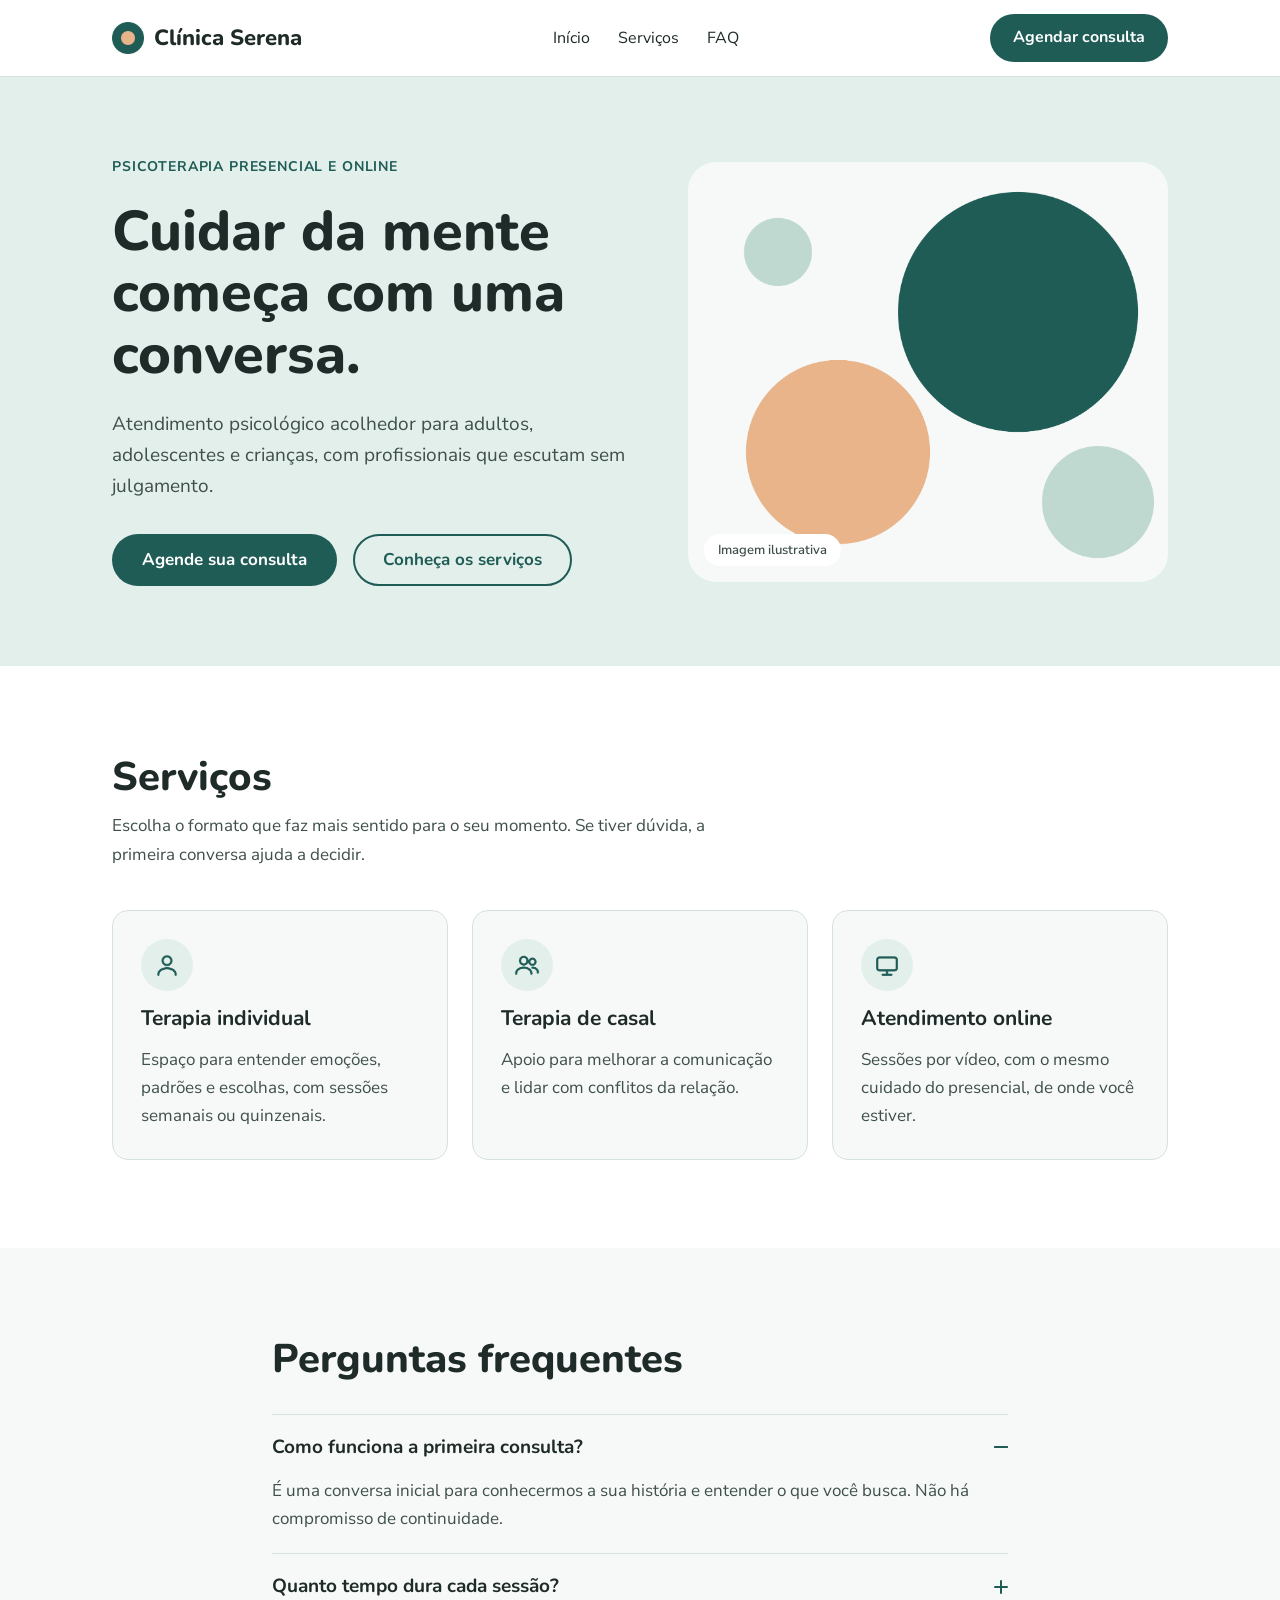
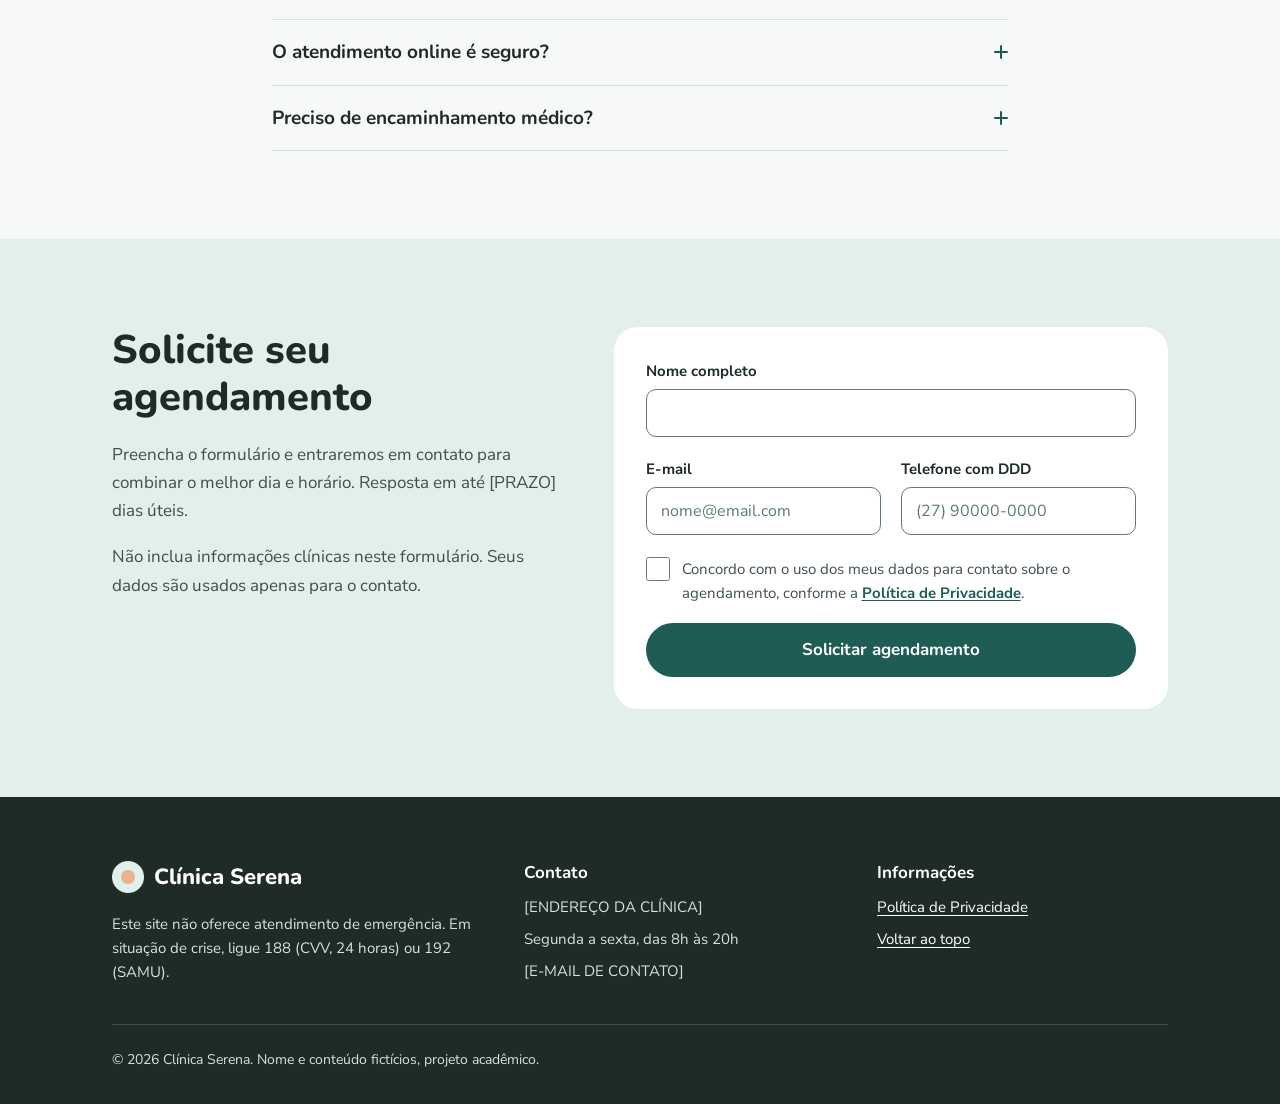
<file: index.html>
<!DOCTYPE html>
<html lang="pt-BR">
<head>
  <meta charset="UTF-8">
  <meta name="viewport" content="width=device-width, initial-scale=1">
  <title>Clínica Serena | Psicoterapia presencial e online</title>
  <meta name="description" content="Clínica Serena (fictícia): atendimento psicológico acolhedor, presencial e online, para adultos, adolescentes e crianças.">
  <meta name="theme-color" content="#1F5C56">
  <link rel="icon" href="img/logo-icone.png" type="image/png">

  <link rel="preconnect" href="https://fonts.googleapis.com">
  <link rel="preconnect" href="https://fonts.gstatic.com" crossorigin>
  <link rel="stylesheet" href="https://fonts.googleapis.com/css2?family=Nunito:wght@600;700;800&amp;family=Nunito+Sans:wght@400;600;700&amp;display=swap">
  <link rel="stylesheet" href="css/style.css">
  <script src="js/script.js" defer></script>
</head>
<body>
  <a class="skip-link" href="#conteudo">Pular para o conteúdo</a>

  <!-- SEÇÃO 1: cabeçalho -->
  <header class="site-header">
    <div class="container header-inner">
      <a class="brand" href="#inicio">
        <img class="brand-logo" src="img/logo-icone.png" alt="" width="32" height="32">
        <span class="brand-name">Clínica Serena</span>
      </a>

      <button class="menu-toggle" type="button" aria-expanded="false" aria-controls="menu-principal" aria-label="Menu">
        <img src="img/icone-menu.png" alt="" width="28" height="28">
      </button>

      <nav class="site-nav" id="menu-principal" aria-label="Navegação principal">
        <ul class="nav-list">
          <li><a class="nav-link" href="#inicio">Início</a></li>
          <li><a class="nav-link" href="#servicos">Serviços</a></li>
          <li><a class="nav-link" href="#faq">FAQ</a></li>
        </ul>
        <a class="btn btn-primary btn-header" href="#agendamento">Agendar consulta</a>
      </nav>
    </div>
  </header>

  <main id="conteudo">
    <!-- SEÇÃO 2: hero -->
    <section class="hero" id="inicio" aria-labelledby="hero-titulo">
      <div class="container hero-inner">
        <div class="hero-text">
          <p class="eyebrow">Psicoterapia presencial e online</p>
          <h1 id="hero-titulo">Cuidar da mente começa com uma conversa.</h1>
          <p class="hero-lead">Atendimento psicológico acolhedor para adultos, adolescentes e crianças, com profissionais que escutam sem julgamento.</p>
          <div class="hero-actions">
            <a class="btn btn-primary" href="#agendamento">Agende sua consulta</a>
            <a class="btn btn-outline" href="#servicos">Conheça os serviços</a>
          </div>
        </div>

        <div class="hero-media">
          <picture>
            <source media="(min-width: 769px)" srcset="img/hero-desktop.png" width="480" height="420">
            <img class="hero-image" src="img/hero-mobile.png" alt="" width="350" height="240" fetchpriority="high">
          </picture>
          <span class="hero-badge" aria-hidden="true">Imagem ilustrativa</span>
        </div>
      </div>
    </section>

    <!-- SEÇÃO 3: serviços -->
    <section class="section services" id="servicos" aria-labelledby="servicos-titulo">
      <div class="container">
        <div class="section-header">
          <h2 id="servicos-titulo">Serviços</h2>
          <p>Escolha o formato que faz mais sentido para o seu momento. Se tiver dúvida, a primeira conversa ajuda a decidir.</p>
        </div>

        <ul class="services-grid">
          <li class="service-card">
            <span class="service-icon">
              <img src="img/icone-individual.png" alt="" width="26" height="26" loading="lazy">
            </span>
            <h3>Terapia individual</h3>
            <p>Espaço para entender emoções, padrões e escolhas, com sessões semanais ou quinzenais.</p>
          </li>
          <li class="service-card">
            <span class="service-icon">
              <img src="img/icone-casal.png" alt="" width="26" height="26" loading="lazy">
            </span>
            <h3>Terapia de casal</h3>
            <p>Apoio para melhorar a comunicação e lidar com conflitos da relação.</p>
          </li>
          <li class="service-card">
            <span class="service-icon">
              <img src="img/icone-online.png" alt="" width="26" height="26" loading="lazy">
            </span>
            <h3>Atendimento online</h3>
            <p>Sessões por vídeo, com o mesmo cuidado do presencial, de onde você estiver.</p>
          </li>
        </ul>
      </div>
    </section>

    <!-- SEÇÃO 4: perguntas frequentes -->
    <section class="section faq" id="faq" aria-labelledby="faq-titulo">
      <div class="container container-narrow">
        <h2 id="faq-titulo">Perguntas frequentes</h2>

        <div class="accordion">
          <div class="accordion-item">
            <h3 class="accordion-heading">
              <button class="accordion-trigger" type="button" id="faq-pergunta-1" aria-expanded="true" aria-controls="faq-resposta-1">
                <span>Como funciona a primeira consulta?</span>
                <span class="accordion-icon" aria-hidden="true"></span>
              </button>
            </h3>
            <div class="accordion-panel" id="faq-resposta-1" role="region" aria-labelledby="faq-pergunta-1">
              <p>É uma conversa inicial para conhecermos a sua história e entender o que você busca. Não há compromisso de continuidade.</p>
            </div>
          </div>

          <div class="accordion-item">
            <h3 class="accordion-heading">
              <button class="accordion-trigger" type="button" id="faq-pergunta-2" aria-expanded="false" aria-controls="faq-resposta-2">
                <span>Quanto tempo dura cada sessão?</span>
                <span class="accordion-icon" aria-hidden="true"></span>
              </button>
            </h3>
            <div class="accordion-panel" id="faq-resposta-2" role="region" aria-labelledby="faq-pergunta-2" hidden>
              <p>Cada sessão dura cerca de 50 minutos. A frequência costuma ser semanal ou quinzenal e é combinada com o profissional de acordo com o seu momento.</p>
            </div>
          </div>

          <div class="accordion-item">
            <h3 class="accordion-heading">
              <button class="accordion-trigger" type="button" id="faq-pergunta-3" aria-expanded="false" aria-controls="faq-resposta-3">
                <span>O atendimento online é seguro?</span>
                <span class="accordion-icon" aria-hidden="true"></span>
              </button>
            </h3>
            <div class="accordion-panel" id="faq-resposta-3" role="region" aria-labelledby="faq-pergunta-3" hidden>
              <p>As sessões acontecem por uma plataforma de vídeo com acesso restrito e seguem o mesmo sigilo profissional do presencial. Recomendamos um local reservado e uma conexão estável.</p>
            </div>
          </div>

          <div class="accordion-item">
            <h3 class="accordion-heading">
              <button class="accordion-trigger" type="button" id="faq-pergunta-4" aria-expanded="false" aria-controls="faq-resposta-4">
                <span>Preciso de encaminhamento médico?</span>
                <span class="accordion-icon" aria-hidden="true"></span>
              </button>
            </h3>
            <div class="accordion-panel" id="faq-resposta-4" role="region" aria-labelledby="faq-pergunta-4" hidden>
              <p>Não. Você pode agendar diretamente com a clínica. Se já faz acompanhamento médico, pode comentar isso com o profissional durante a primeira conversa, se quiser.</p>
            </div>
          </div>
        </div>
      </div>
    </section>

    <!-- SEÇÃO 5: agendamento -->
    <section class="section booking" id="agendamento" aria-labelledby="agendamento-titulo">
      <div class="container booking-inner">
        <div class="booking-text">
          <h2 id="agendamento-titulo">Solicite seu agendamento</h2>
          <p>Preencha o formulário e entraremos em contato para combinar o melhor dia e horário. Resposta em até [PRAZO] dias úteis.</p>
          <p>Não inclua informações clínicas neste formulário. Seus dados são usados apenas para o contato.</p>
        </div>

        <div class="booking-card">
          <form class="booking-form" id="form-agendamento" novalidate>
            <div class="form-field">
              <label for="nome">Nome completo</label>
              <input type="text" id="nome" name="nome" autocomplete="name" maxlength="100" required aria-describedby="nome-erro">
              <p class="field-error" id="nome-erro"></p>
            </div>

            <div class="form-row">
              <div class="form-field">
                <label for="email">E-mail</label>
                <input type="email" id="email" name="email" autocomplete="email" maxlength="254" placeholder="nome@email.com" required aria-describedby="email-erro">
                <p class="field-error" id="email-erro"></p>
              </div>

              <div class="form-field">
                <label for="telefone">Telefone com DDD</label>
                <input type="tel" id="telefone" name="telefone" autocomplete="tel" maxlength="20" placeholder="(27) 90000-0000" required aria-describedby="telefone-erro">
                <p class="field-error" id="telefone-erro"></p>
              </div>
            </div>

            <div class="form-consent">
              <input type="checkbox" id="consentimento" name="consentimento" required aria-describedby="consentimento-erro">
              <label for="consentimento">Concordo com o uso dos meus dados para contato sobre o agendamento, conforme a <a href="politica-privacidade.html" target="_blank" rel="noopener">Política de Privacidade<span class="visually-hidden"> (abre em nova aba)</span></a>.</label>
              <p class="field-error" id="consentimento-erro"></p>
            </div>

            <button class="btn btn-primary btn-block" type="submit">Solicitar agendamento</button>

            <p class="form-feedback" id="form-feedback" role="status" tabindex="-1" hidden></p>
          </form>
        </div>
      </div>
    </section>
  </main>

  <!-- SEÇÃO 6: rodapé -->
  <footer class="site-footer">
    <div class="container">
      <div class="footer-grid">
        <div class="footer-brand">
          <p class="brand brand-light">
            <img class="brand-logo" src="img/logo-icone-claro.png" alt="" width="32" height="32" loading="lazy">
            <span class="brand-name">Clínica Serena</span>
          </p>
          <p class="footer-notice">Este site não oferece atendimento de emergência. Em situação de crise, ligue 188 (CVV, 24 horas) ou 192 (SAMU).</p>
        </div>

        <div class="footer-col">
          <h2 class="footer-title">Contato</h2>
          <ul class="footer-list">
            <li>[ENDEREÇO DA CLÍNICA]</li>
            <li>Segunda a sexta, das 8h às 20h</li>
            <li>[E-MAIL DE CONTATO]</li>
          </ul>
        </div>

        <div class="footer-col">
          <h2 class="footer-title">Informações</h2>
          <ul class="footer-list">
            <li><a href="politica-privacidade.html">Política de Privacidade</a></li>
            <li><a href="#inicio">Voltar ao topo</a></li>
          </ul>
        </div>
      </div>

      <p class="footer-bottom">© 2026 Clínica Serena. Nome e conteúdo fictícios, projeto acadêmico.</p>
    </div>
  </footer>
</body>
</html>
</file>
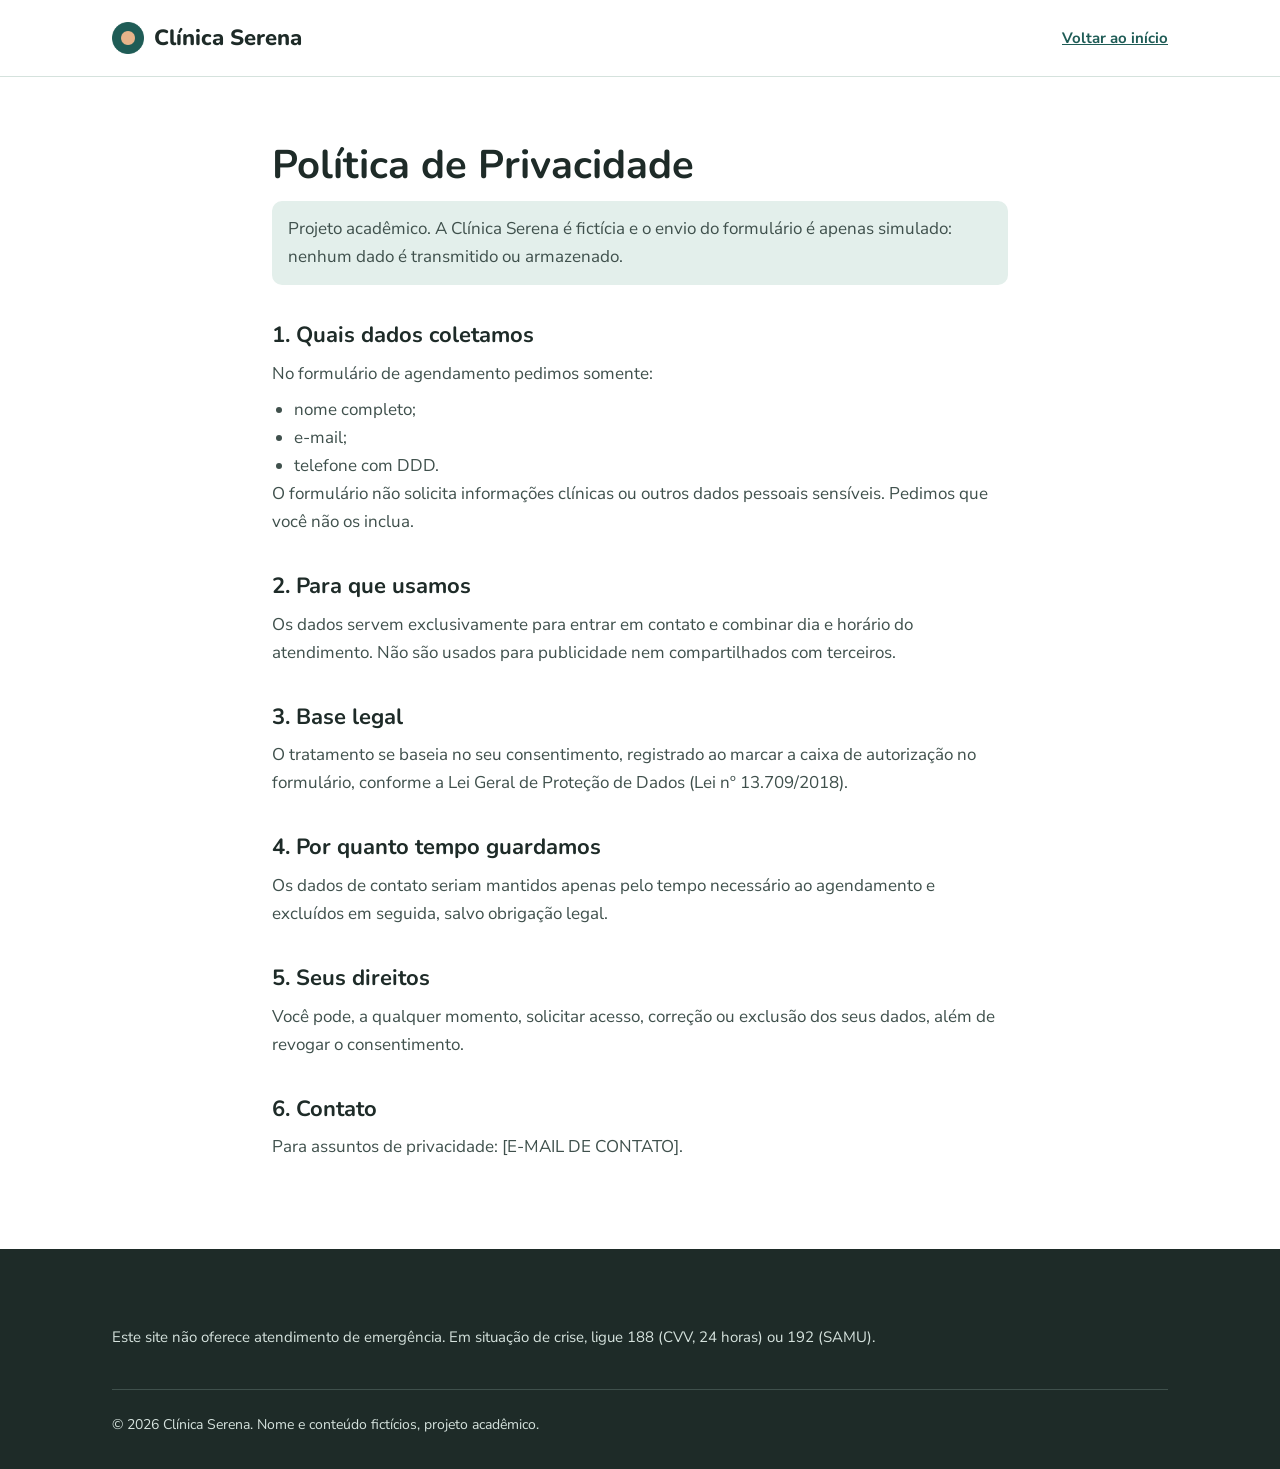
<file: politica-privacidade.html>
<!DOCTYPE html>
<html lang="pt-BR">
<head>
  <meta charset="UTF-8">
  <meta name="viewport" content="width=device-width, initial-scale=1">
  <title>Política de Privacidade | Clínica Serena</title>
  <meta name="description" content="Política de Privacidade da Clínica Serena, clínica fictícia criada para um projeto acadêmico.">
  <meta name="theme-color" content="#1F5C56">
  <link rel="icon" href="img/logo-icone.png" type="image/png">

  <link rel="preconnect" href="https://fonts.googleapis.com">
  <link rel="preconnect" href="https://fonts.gstatic.com" crossorigin>
  <link rel="stylesheet" href="https://fonts.googleapis.com/css2?family=Nunito:wght@600;700;800&amp;family=Nunito+Sans:wght@400;600;700&amp;display=swap">
  <link rel="stylesheet" href="css/style.css">
</head>
<body>
  <a class="skip-link" href="#conteudo">Pular para o conteúdo</a>

  <header class="site-header">
    <div class="container header-inner">
      <a class="brand" href="index.html">
        <img class="brand-logo" src="img/logo-icone.png" alt="" width="32" height="32">
        <span class="brand-name">Clínica Serena</span>
      </a>
      <a class="header-back" href="index.html">Voltar ao início</a>
    </div>
  </header>

  <main id="conteudo" class="legal">
    <div class="container container-narrow">
      <h1>Política de Privacidade</h1>
      <p class="legal-note">Projeto acadêmico. A Clínica Serena é fictícia e o envio do formulário é apenas simulado: nenhum dado é transmitido ou armazenado.</p>

      <h2>1. Quais dados coletamos</h2>
      <p>No formulário de agendamento pedimos somente:</p>
      <ul>
        <li>nome completo;</li>
        <li>e-mail;</li>
        <li>telefone com DDD.</li>
      </ul>
      <p>O formulário não solicita informações clínicas ou outros dados pessoais sensíveis. Pedimos que você não os inclua.</p>

      <h2>2. Para que usamos</h2>
      <p>Os dados servem exclusivamente para entrar em contato e combinar dia e horário do atendimento. Não são usados para publicidade nem compartilhados com terceiros.</p>

      <h2>3. Base legal</h2>
      <p>O tratamento se baseia no seu consentimento, registrado ao marcar a caixa de autorização no formulário, conforme a Lei Geral de Proteção de Dados (Lei nº 13.709/2018).</p>

      <h2>4. Por quanto tempo guardamos</h2>
      <p>Os dados de contato seriam mantidos apenas pelo tempo necessário ao agendamento e excluídos em seguida, salvo obrigação legal.</p>

      <h2>5. Seus direitos</h2>
      <p>Você pode, a qualquer momento, solicitar acesso, correção ou exclusão dos seus dados, além de revogar o consentimento.</p>

      <h2>6. Contato</h2>
      <p>Para assuntos de privacidade: [E-MAIL DE CONTATO].</p>
    </div>
  </main>

  <footer class="site-footer">
    <div class="container">
      <p class="footer-notice">Este site não oferece atendimento de emergência. Em situação de crise, ligue 188 (CVV, 24 horas) ou 192 (SAMU).</p>
      <p class="footer-bottom">© 2026 Clínica Serena. Nome e conteúdo fictícios, projeto acadêmico.</p>
    </div>
  </footer>
</body>
</html>
</file>
<file: css/style.css>
/* ==========================================================================
   Clínica Serena — folha de estilos
   Estrutura: tokens > base > componentes > seções > responsivo
   ========================================================================== */

/* ---------- Tokens ---------- */
:root {
  --verde: #1F5C56;
  --verde-escuro: #143F3B;
  --pessego: #E9B48A;
  --verde-claro: #E3EFEB;
  --fundo: #F7F9F8;
  --branco: #FFFFFF;
  --texto: #1E2B28;
  --texto-secundario: #3F504C;
  --texto-auxiliar: #4A5B57; /* paleta oficial; a referência não usa este tom */
  --borda: #D5E2DD;
  --borda-campo: #5F7A73;
  --rodape-texto: #D5E2DD;
  --erro: #B3261E;

  --fonte-titulo: "Nunito", "Segoe UI", system-ui, -apple-system, sans-serif;
  --fonte-texto: "Nunito Sans", "Segoe UI", system-ui, -apple-system, sans-serif;

  --container: 1056px;
  --gutter: 24px;
  --header-altura: 76px;
  --raio-pilula: 999px;
}

/* ---------- Base ---------- */
*,
*::before,
*::after {
  box-sizing: border-box;
}

html {
  scroll-behavior: smooth;
  /* altura do cabeçalho + 1px da borda inferior */
  scroll-padding-top: calc(var(--header-altura) + 1px);
  text-size-adjust: 100%;
}

body {
  margin: 0;
  font-family: var(--fonte-texto);
  font-size: 17px;
  line-height: 1.65;
  color: var(--texto);
  background-color: var(--fundo);
}

img {
  display: block;
  max-width: 100%;
  height: auto;
}

h1,
h2,
h3,
p {
  margin: 0;
}

h1,
h2,
h3 {
  font-family: var(--fonte-titulo);
  color: var(--texto);
}

a {
  color: var(--verde);
}

button,
input {
  font: inherit;
}

:focus-visible {
  outline: 3px solid var(--verde);
  outline-offset: 3px;
}

.container {
  width: 100%;
  max-width: calc(var(--container) + 2 * var(--gutter));
  margin: 0 auto;
  padding: 0 var(--gutter);
}

.container-narrow {
  max-width: calc(736px + 2 * var(--gutter));
}

.visually-hidden {
  position: absolute;
  width: 1px;
  height: 1px;
  margin: -1px;
  padding: 0;
  overflow: hidden;
  clip-path: inset(50%);
  white-space: nowrap;
  border: 0;
}

.skip-link {
  position: absolute;
  top: 8px;
  left: 8px;
  z-index: 200;
  padding: 10px 16px;
  border-radius: 8px;
  background-color: var(--verde);
  color: var(--branco);
  font-weight: 700;
  text-decoration: none;
  transform: translateY(-150%);
}

.skip-link:focus {
  transform: none;
}

/* ---------- Botões ---------- */
.btn {
  display: inline-flex;
  align-items: center;
  justify-content: center;
  min-height: 52px;
  padding: 0 28px;
  border: 2px solid transparent;
  border-radius: var(--raio-pilula);
  font-family: var(--fonte-titulo);
  font-size: 17px;
  font-weight: 700;
  line-height: 1.2;
  text-align: center;
  text-decoration: none;
  cursor: pointer;
  transition: background-color 0.2s ease, color 0.2s ease, border-color 0.2s ease;
}

.btn-primary {
  background-color: var(--verde);
  color: var(--branco);
}

.btn-primary:hover {
  background-color: var(--verde-escuro);
}

.btn-primary:disabled {
  cursor: progress;
  background-color: var(--verde-escuro);
}

.btn-outline {
  border-color: var(--verde);
  background-color: transparent;
  color: var(--verde);
}

.btn-outline:hover {
  background-color: var(--verde);
  color: var(--branco);
}

.btn-block {
  width: 100%;
  min-height: 54px;
}

/* ---------- Marca ---------- */
.brand {
  display: inline-flex;
  align-items: center;
  gap: 10px;
  color: var(--texto);
  font-family: var(--fonte-titulo);
  font-size: 22px;
  font-weight: 800;
  line-height: 1.2;
  text-decoration: none;
}

.brand-logo {
  width: 32px;
  height: 32px;
}

.brand-light {
  color: var(--branco);
}

/* ---------- Seção 1: cabeçalho ---------- */
.site-header {
  position: sticky;
  top: 0;
  z-index: 100;
  border-bottom: 1px solid var(--borda);
  background-color: var(--branco);
}

.header-inner {
  display: flex;
  align-items: center;
  min-height: var(--header-altura);
}

.menu-toggle {
  display: none;
}

.site-nav {
  display: flex;
  flex: 1;
  align-items: center;
}

.nav-list {
  display: flex;
  gap: 24px;
  margin: 0 auto;
  padding: 0;
  list-style: none;
}

.nav-link {
  display: block;
  padding: 6px 2px;
  color: var(--texto);
  font-size: 16px;
  line-height: 1.4;
  text-decoration: none;
}

.nav-link:hover {
  color: var(--verde);
  text-decoration: underline;
  text-underline-offset: 6px;
}

.btn-header {
  min-height: 48px;
  padding: 0 21px;
  font-size: 16px;
}

/* ---------- Seção 2: hero ---------- */
.hero {
  padding: 80px 0;
  background-color: var(--verde-claro);
}

.hero-inner {
  display: grid;
  grid-template-columns: minmax(0, 1fr) minmax(0, 480px);
  align-items: center;
  gap: 48px;
}

.eyebrow {
  margin-bottom: 24px;
  color: var(--verde);
  font-size: 14px;
  font-weight: 700;
  line-height: 1.4;
  letter-spacing: 0.06em;
  text-transform: uppercase;
}

.hero h1 {
  margin-bottom: 24px;
  font-size: 56px;
  font-weight: 800;
  line-height: 1.1;
}

.hero-lead {
  color: var(--texto-secundario);
  font-size: 19px;
  line-height: 1.63;
}

.hero-actions {
  display: flex;
  flex-wrap: wrap;
  gap: 16px;
  margin-top: 32px;
}

.hero-media {
  position: relative;
}

.hero-image {
  width: 100%;
  border-radius: 28px;
}

.hero-badge {
  position: absolute;
  bottom: 16px;
  left: 16px;
  padding: 8px 14px;
  border-radius: var(--raio-pilula);
  background-color: var(--branco);
  color: var(--texto-secundario);
  font-size: 13px;
  font-weight: 600;
  line-height: 16px;
}

/* ---------- Seções (base) ---------- */
.section {
  padding: 88px 0;
}

.section h2 {
  font-size: 40px;
  font-weight: 800;
  line-height: 1.15;
}

.section-header {
  max-width: 620px;
  margin-bottom: 40px;
}

.section-header p {
  margin-top: 12px;
  color: var(--texto-secundario);
  line-height: 1.7;
}

/* ---------- Seção 3: serviços ---------- */
.services {
  background-color: var(--branco);
}

.services-grid {
  display: grid;
  grid-template-columns: repeat(3, minmax(0, 1fr));
  gap: 24px;
  margin: 0;
  padding: 0;
  list-style: none;
}

.service-card {
  padding: 28px;
  border: 1px solid var(--borda);
  border-radius: 16px;
  background-color: var(--fundo);
}

.service-icon {
  display: flex;
  align-items: center;
  justify-content: center;
  width: 52px;
  height: 52px;
  margin-bottom: 14px;
  border-radius: 50%;
  background-color: var(--verde-claro);
}

.service-icon img {
  width: 26px;
  height: 26px;
}

.service-card h3 {
  margin-bottom: 14px;
  font-size: 21px;
  font-weight: 700;
  line-height: 1.3;
}

.service-card p {
  color: var(--texto-secundario);
}

/* ---------- Seção 4: FAQ ---------- */
.faq {
  background-color: var(--fundo);
}

.faq h2 {
  margin-bottom: 32px;
}

.accordion-item {
  border-top: 1px solid var(--borda);
}

.accordion-item:last-child {
  border-bottom: 1px solid var(--borda);
}

.accordion-heading {
  font-size: inherit;
}

.accordion-trigger {
  display: flex;
  align-items: center;
  justify-content: space-between;
  gap: 16px;
  width: 100%;
  padding: 20px 0;
  border: 0;
  background-color: transparent;
  color: var(--texto);
  font-family: var(--fonte-titulo);
  font-size: 19px;
  font-weight: 700;
  line-height: 1.3;
  text-align: left;
  cursor: pointer;
}

.accordion-trigger:hover {
  color: var(--verde);
}

.accordion-icon {
  position: relative;
  flex-shrink: 0;
  width: 14px;
  height: 14px;
}

.accordion-icon::before,
.accordion-icon::after {
  content: "";
  position: absolute;
  top: 6px;
  left: 0;
  width: 14px;
  height: 2px;
  border-radius: 1px;
  background-color: var(--verde);
  transition: transform 0.2s ease;
}

.accordion-icon::after {
  transform: rotate(90deg);
}

.accordion-trigger[aria-expanded="true"] .accordion-icon::after {
  transform: rotate(0deg);
}

.accordion-panel {
  margin-top: -2px;
  padding-bottom: 20px;
  color: var(--texto-secundario);
}

/* ---------- Seção 5: agendamento ---------- */
.booking {
  background-color: var(--verde-claro);
}

.booking-inner {
  display: grid;
  grid-template-columns: minmax(0, 9fr) minmax(0, 11fr);
  align-items: start;
  gap: 48px;
}

.booking-text h2 {
  max-width: 420px;
  margin-bottom: 20px;
  line-height: 1.175;
}

.booking-text p {
  color: var(--texto-secundario);
}

.booking-text p + p {
  margin-top: 18px;
}

.booking-card {
  padding: 32px;
  border-radius: 24px;
  background-color: var(--branco);
}

.form-row {
  display: grid;
  grid-template-columns: repeat(2, minmax(0, 1fr));
  gap: 0 20px;
}

.form-field {
  display: flex;
  flex-direction: column;
  gap: 6px;
  margin-bottom: 20px;
}

.form-field label {
  color: var(--texto);
  font-size: 15px;
  font-weight: 700;
  line-height: 1.6;
}

.form-field input {
  width: 100%;
  height: 48px;
  padding: 0 14px;
  border: 1px solid var(--borda-campo);
  border-radius: 10px;
  background-color: var(--branco);
  color: var(--texto);
  font-size: 16px;
}

.form-field input::placeholder {
  color: var(--borda-campo);
  opacity: 1;
}

.form-field input:focus-visible {
  border-color: var(--verde);
  outline-offset: 1px;
}

.form-field input[aria-invalid="true"] {
  border-color: var(--erro);
  box-shadow: 0 0 0 1px var(--erro);
}

.field-error {
  color: var(--erro);
  font-size: 14px;
  font-weight: 600;
  line-height: 1.4;
}

.field-error:empty {
  display: none;
}

.form-consent {
  display: grid;
  grid-template-columns: 24px minmax(0, 1fr);
  gap: 6px 12px;
  margin: 2px 0 18px;
}

.form-consent input {
  width: 24px;
  height: 24px;
  margin: 0;
  accent-color: var(--verde);
  cursor: pointer;
}

.form-consent label {
  color: var(--texto-secundario);
  font-size: 15px;
  line-height: 1.6;
  cursor: pointer;
}

.form-consent a {
  font-weight: 700;
  text-underline-offset: 2px;
}

.form-consent .field-error {
  grid-column: 2;
}

.form-feedback {
  margin-top: 16px;
  padding: 14px 16px;
  border-left: 4px solid var(--verde);
  border-radius: 10px;
  background-color: var(--verde-claro);
  color: var(--verde-escuro);
  font-weight: 600;
  line-height: 1.5;
}

.form-feedback:focus {
  outline: none;
}

.form-feedback:focus-visible {
  outline: 3px solid var(--verde);
}

/* ---------- Seção 6: rodapé ---------- */
.site-footer {
  padding: 64px 0 32px;
  background-color: var(--texto);
  color: var(--rodape-texto);
  font-size: 15px;
  line-height: 1.6;
}

.site-footer :focus-visible {
  outline-color: var(--pessego);
}

.footer-grid {
  display: grid;
  grid-template-columns: minmax(0, 1.25fr) minmax(0, 1.05fr) minmax(0, 1fr);
  gap: 32px 48px;
}

.footer-notice {
  margin-top: 12px;
}

.footer-title {
  margin-bottom: 10px;
  color: var(--branco);
  font-size: 17px;
  font-weight: 700;
  line-height: 1.4;
}

.footer-list {
  display: flex;
  flex-direction: column;
  gap: 8px;
  margin: 0;
  padding: 0;
  list-style: none;
}

.footer-list a {
  color: var(--branco);
  text-underline-offset: 3px;
}

.footer-list a:hover {
  color: var(--pessego);
}

.footer-bottom {
  margin-top: 40px;
  padding-top: 24px;
  border-top: 1px solid var(--texto-secundario);
  font-size: 14px;
}

/* ---------- Página de política de privacidade ---------- */
.legal {
  padding: 64px 0 88px;
  background-color: var(--branco);
}

.legal h1 {
  margin-bottom: 12px;
  font-size: 40px;
  line-height: 1.2;
}

.legal h2 {
  margin: 36px 0 10px;
  font-size: 22px;
  line-height: 1.3;
}

.legal p,
.legal li {
  color: var(--texto-secundario);
}

.legal ul {
  margin: 8px 0 0;
  padding-left: 22px;
}

.legal-note {
  margin-top: 8px;
  padding: 14px 16px;
  border-radius: 10px;
  background-color: var(--verde-claro);
}

.header-back {
  margin-left: auto;
  font-size: 15px;
  font-weight: 700;
}

/* ==========================================================================
   Responsivo
   ========================================================================== */

/* Tablet e notebooks pequenos */
@media (max-width: 1023px) {
  .hero-inner {
    grid-template-columns: repeat(2, minmax(0, 1fr));
    gap: 40px;
  }

  .hero h1 {
    font-size: 46px;
  }

  .footer-grid {
    gap: 32px;
  }
}

@media (max-width: 960px) {
  .booking-inner {
    grid-template-columns: minmax(0, 1fr);
    gap: 32px;
  }

  .booking-text h2 {
    max-width: none;
  }
}

/* Mobile (até 768px) */
@media (max-width: 768px) {
  :root {
    --header-altura: 64px;
    --gutter: 20px;
  }

  body {
    font-size: 16px;
  }

  .btn {
    font-size: 16px;
  }

  .site-footer,
  .form-consent label {
    font-size: 14px;
  }

  .brand {
    font-size: 20px;
  }

  .brand-logo {
    width: 30px;
    height: 30px;
  }

  .menu-toggle {
    display: inline-flex;
    align-items: center;
    justify-content: center;
    width: 44px;
    height: 44px;
    margin: 0 -8px 0 auto;
    padding: 0;
    border: 0;
    border-radius: 12px;
    background-color: transparent;
    cursor: pointer;
  }

  .menu-toggle[aria-expanded="true"] {
    background-color: var(--verde-claro);
  }

  .site-nav {
    position: absolute;
    top: 100%;
    right: 0;
    left: 0;
    flex-direction: column;
    align-items: stretch;
    padding: 4px var(--gutter) 24px;
    border-bottom: 1px solid var(--borda);
    background-color: var(--branco);
    box-shadow: 0 16px 24px rgba(30, 43, 40, 0.08);
    visibility: hidden;
    opacity: 0;
    transform: translateY(-8px);
    transition: opacity 0.2s ease, transform 0.2s ease, visibility 0.2s;
  }

  .site-nav.is-open {
    visibility: visible;
    opacity: 1;
    transform: none;
  }

  .nav-list {
    flex-direction: column;
    gap: 0;
    margin: 0;
  }

  .nav-link {
    padding: 14px 0;
    border-bottom: 1px solid var(--borda);
  }

  .btn-header {
    margin-top: 20px;
    min-height: 50px;
  }

  .hero {
    padding: 48px 0 56px;
  }

  .hero-inner {
    grid-template-columns: minmax(0, 1fr);
    gap: 40px;
  }

  .eyebrow {
    margin-bottom: 18px;
    font-size: 12px;
  }

  .hero h1 {
    margin-bottom: 20px;
    font-size: 38px;
  }

  .hero-lead {
    font-size: 17px;
    line-height: 1.65;
  }

  .hero-actions {
    margin-top: 28px;
  }

  .hero-media {
    max-width: 560px;
  }

  .hero-image {
    border-radius: 24px;
  }

  .hero-badge {
    bottom: 12px;
    left: 12px;
    padding: 6px 12px;
    font-size: 12px;
  }

  .section {
    padding: 64px 0;
  }

  .section h2 {
    font-size: 30px;
  }

  .section-header {
    margin-bottom: 28px;
  }

  .services-grid {
    grid-template-columns: minmax(0, 1fr);
    gap: 16px;
  }

  .service-card {
    padding: 24px;
  }

  .service-icon {
    width: 48px;
    height: 48px;
  }

  .service-icon img {
    width: 24px;
    height: 24px;
  }

  .service-card h3 {
    font-size: 19px;
    margin-bottom: 10px;
  }

  .faq h2 {
    margin-bottom: 24px;
  }

  .accordion-trigger {
    padding: 18px 0;
    font-size: 17px;
    line-height: 1.4;
  }

  .booking-card {
    padding: 24px;
    border-radius: 20px;
  }

  .footer-grid {
    grid-template-columns: minmax(0, 1fr);
  }

  .footer-bottom {
    margin-top: 36px;
  }

  .legal h1 {
    font-size: 32px;
  }
}

/* Telas estreitas */
@media (max-width: 560px) {
  .form-row {
    grid-template-columns: minmax(0, 1fr);
  }
}

@media (max-width: 480px) {
  .hero h1 {
    font-size: 34px;
  }

  .hero-actions .btn {
    width: 100%;
  }
}

@media (prefers-reduced-motion: reduce) {
  html {
    scroll-behavior: auto;
  }

  *,
  *::before,
  *::after {
    transition-duration: 0.01ms !important;
  }
}
</file>
